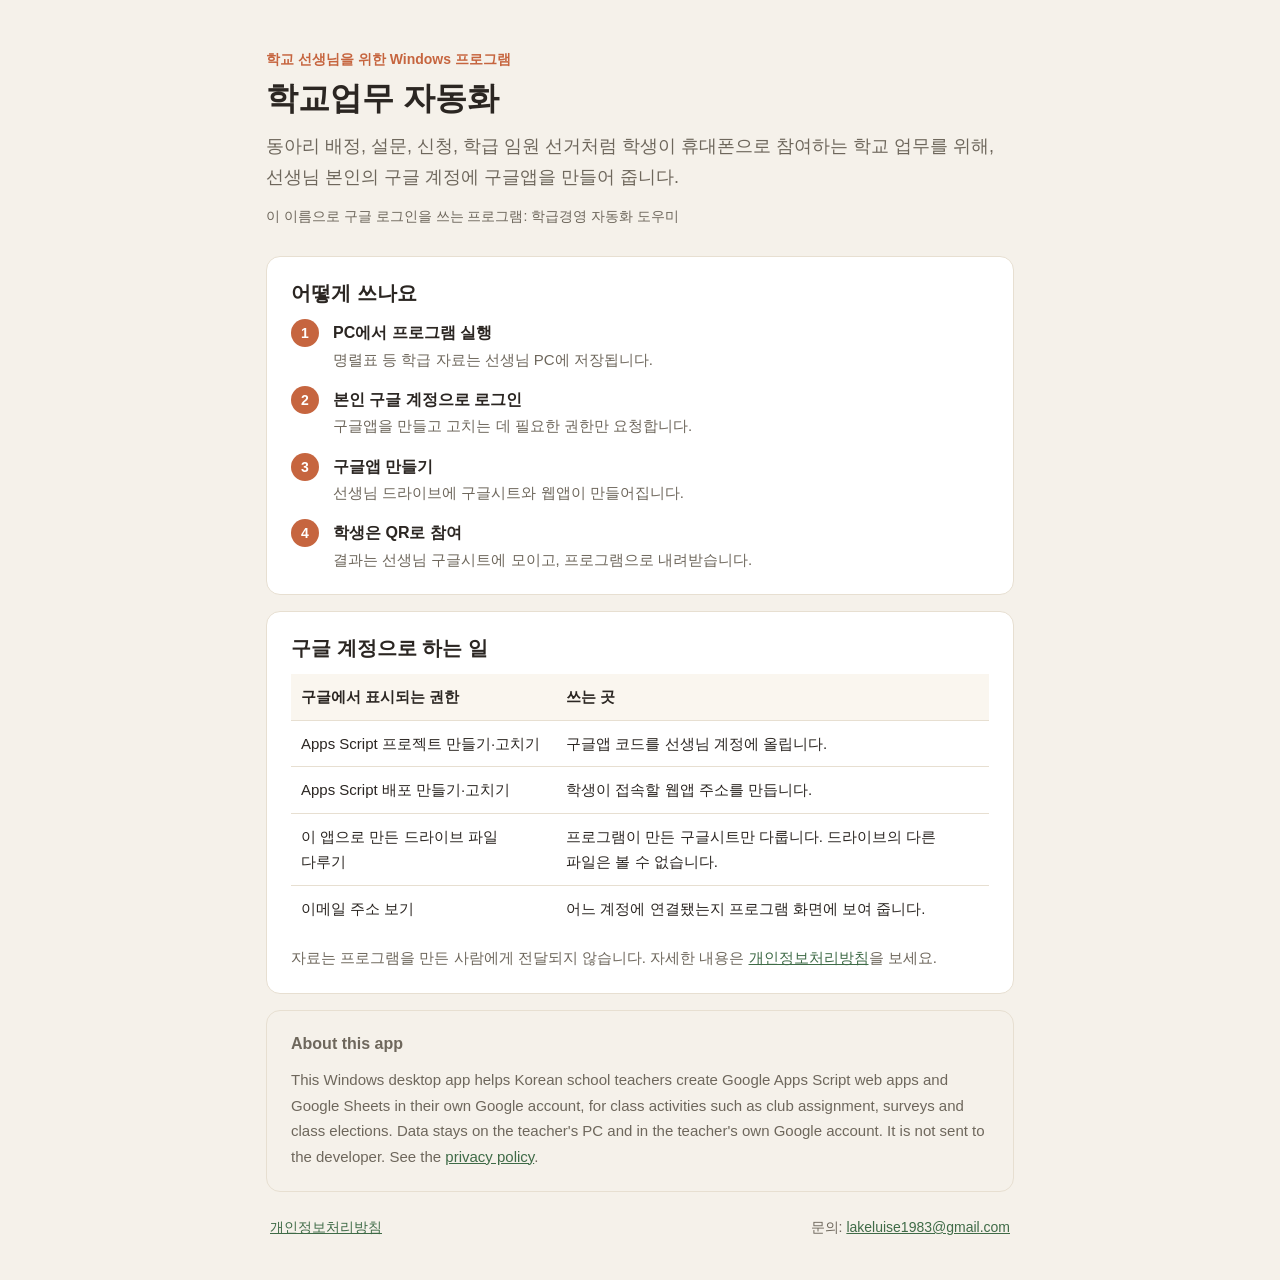
<file: index.html>
<!doctype html>
<html lang="ko">
<head>
<meta charset="utf-8">
<meta name="viewport" content="width=device-width, initial-scale=1">
<title>학교업무 자동화</title>
<meta name="description" content="학교 선생님이 자기 구글 계정에 학급 업무용 구글앱을 만들어 쓰도록 돕는 Windows 프로그램입니다.">
<link rel="stylesheet" href="style.css">
</head>
<body>
<main>
  <header>
    <p class="kicker">학교 선생님을 위한 Windows 프로그램</p>
    <h1>학교업무 자동화</h1>
    <p class="lead">동아리 배정, 설문, 신청, 학급 임원 선거처럼 학생이 휴대폰으로 참여하는 학교 업무를 위해, 선생님 본인의 구글 계정에 구글앱을 만들어 줍니다.</p>
    <p class="date">이 이름으로 구글 로그인을 쓰는 프로그램: 학급경영 자동화 도우미</p>
  </header>

  <section>
    <h2>어떻게 쓰나요</h2>
    <ol class="steps">
      <li><b>PC에서 프로그램 실행</b><span>명렬표 등 학급 자료는 선생님 PC에 저장됩니다.</span></li>
      <li><b>본인 구글 계정으로 로그인</b><span>구글앱을 만들고 고치는 데 필요한 권한만 요청합니다.</span></li>
      <li><b>구글앱 만들기</b><span>선생님 드라이브에 구글시트와 웹앱이 만들어집니다.</span></li>
      <li><b>학생은 QR로 참여</b><span>결과는 선생님 구글시트에 모이고, 프로그램으로 내려받습니다.</span></li>
    </ol>
  </section>

  <section>
    <h2>구글 계정으로 하는 일</h2>
    <table>
      <thead><tr><th>구글에서 표시되는 권한</th><th>쓰는 곳</th></tr></thead>
      <tbody>
        <tr><td>Apps Script 프로젝트 만들기·고치기</td><td>구글앱 코드를 선생님 계정에 올립니다.</td></tr>
        <tr><td>Apps Script 배포 만들기·고치기</td><td>학생이 접속할 웹앱 주소를 만듭니다.</td></tr>
        <tr><td>이 앱으로 만든 드라이브 파일 다루기</td><td>프로그램이 만든 구글시트만 다룹니다. 드라이브의 다른 파일은 볼 수 없습니다.</td></tr>
        <tr><td>이메일 주소 보기</td><td>어느 계정에 연결됐는지 프로그램 화면에 보여 줍니다.</td></tr>
      </tbody>
    </table>
    <p class="note">자료는 프로그램을 만든 사람에게 전달되지 않습니다. 자세한 내용은 <a href="privacy.html">개인정보처리방침</a>을 보세요.</p>
  </section>

  <section lang="en" class="en">
    <h2>About this app</h2>
    <p>This Windows desktop app helps Korean school teachers create Google Apps Script web apps and Google Sheets in their own Google account, for class activities such as club assignment, surveys and class elections. Data stays on the teacher's PC and in the teacher's own Google account. It is not sent to the developer. See the <a href="privacy.html">privacy policy</a>.</p>
  </section>

  <footer>
    <a href="privacy.html">개인정보처리방침</a>
    <span>문의: <a href="mailto:lakeluise1983@gmail.com">lakeluise1983@gmail.com</a></span>
  </footer>
</main>
</body>
</html>
</file>
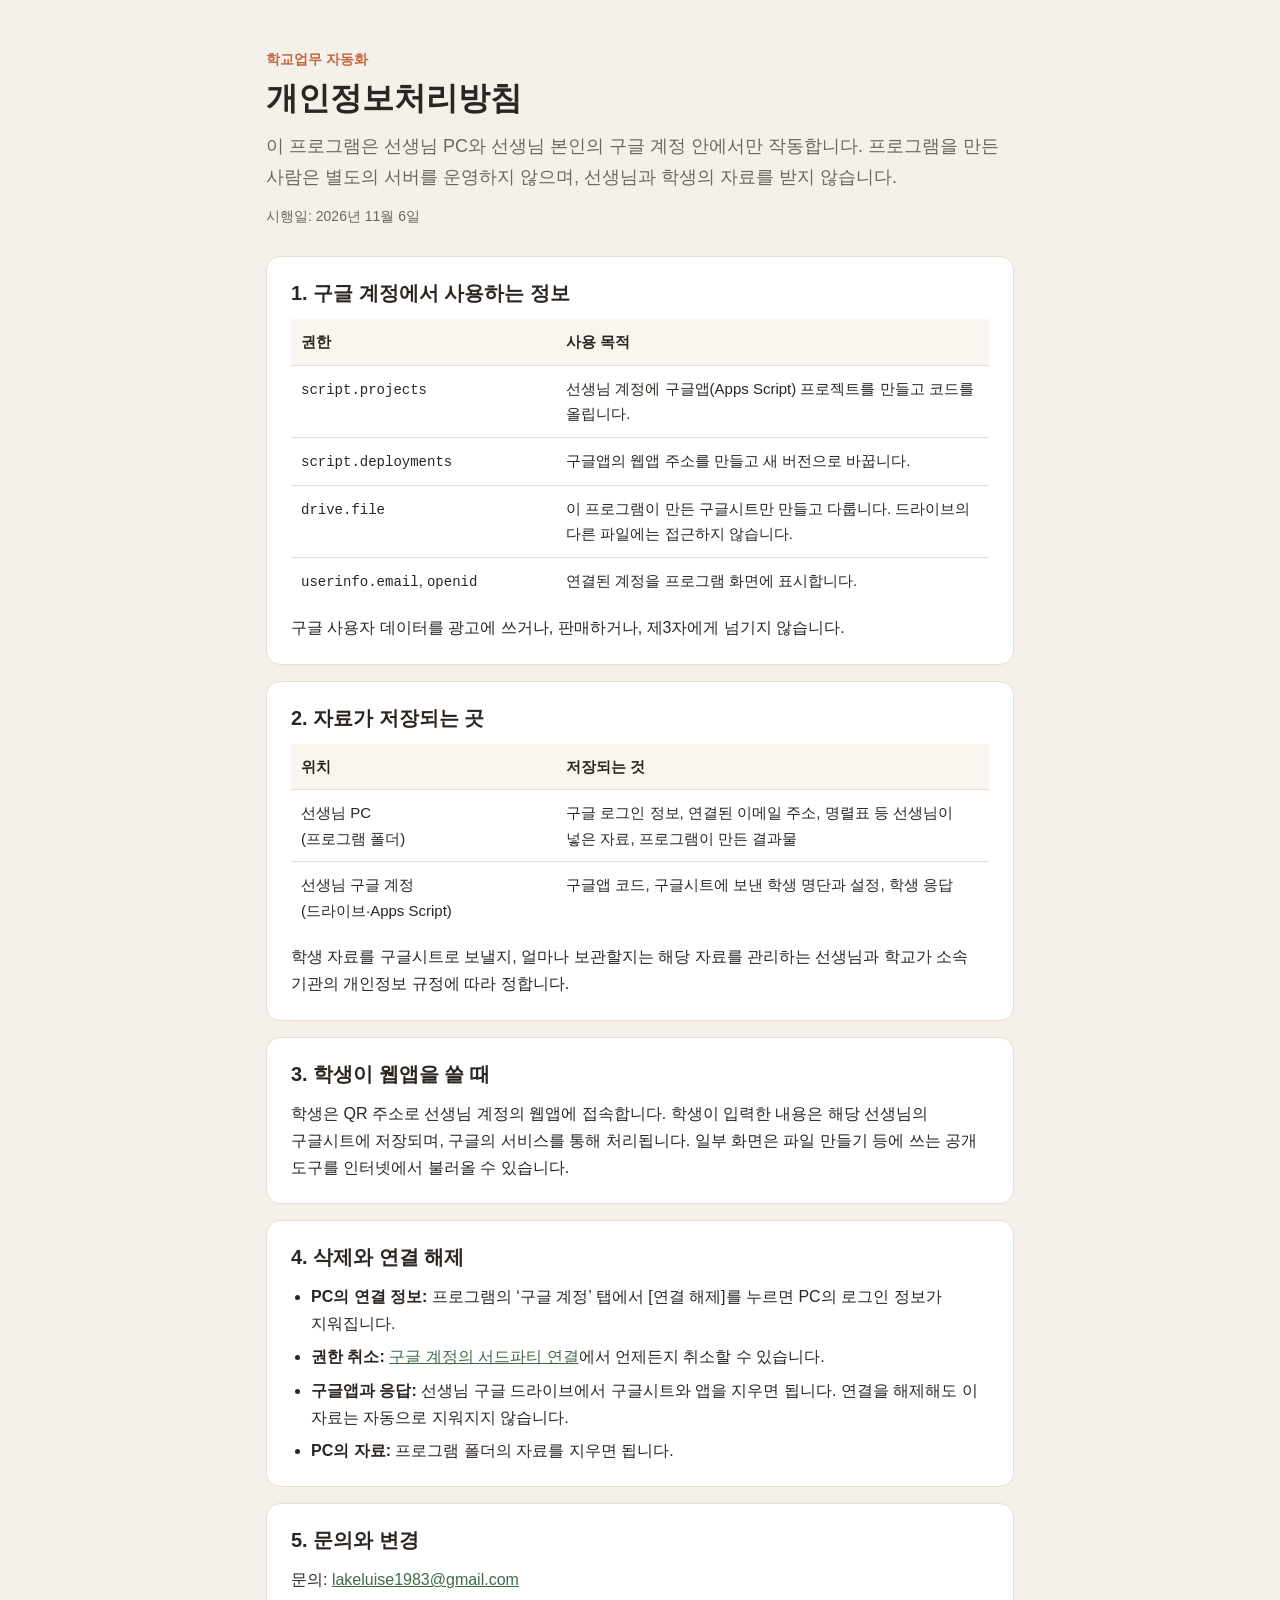
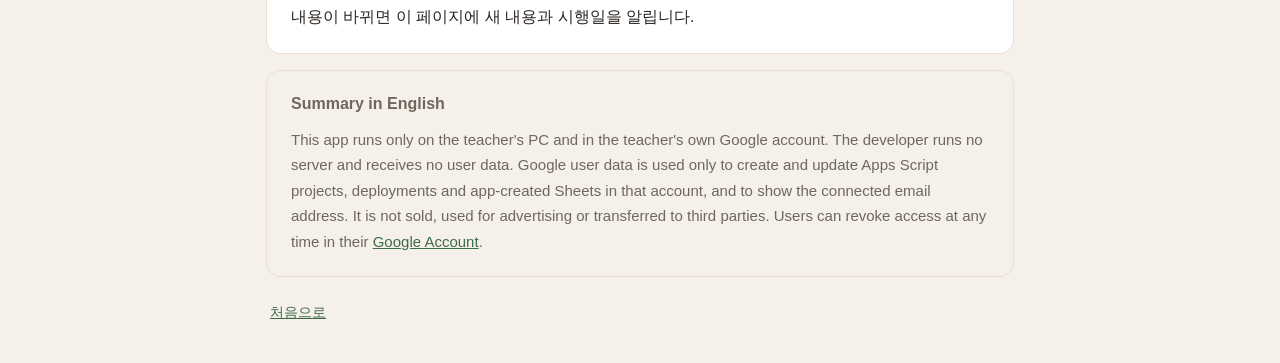
<file: privacy.html>
<!doctype html>
<html lang="ko">
<head>
<meta charset="utf-8">
<meta name="viewport" content="width=device-width, initial-scale=1">
<title>개인정보처리방침</title>
<meta name="description" content="학교업무 자동화의 개인정보처리방침입니다.">
<link rel="stylesheet" href="style.css">
</head>
<body>
<main>
  <header>
    <p class="kicker"><a href="index.html">학교업무 자동화</a></p>
    <h1>개인정보처리방침</h1>
    <p class="lead">이 프로그램은 선생님 PC와 선생님 본인의 구글 계정 안에서만 작동합니다. 프로그램을 만든 사람은 별도의 서버를 운영하지 않으며, 선생님과 학생의 자료를 받지 않습니다.</p>
    <p class="date">시행일: 2026년 11월 6일</p>
  </header>

  <section>
    <h2>1. 구글 계정에서 사용하는 정보</h2>
    <table>
      <thead><tr><th>권한</th><th>사용 목적</th></tr></thead>
      <tbody>
        <tr><td><code>script.projects</code></td><td>선생님 계정에 구글앱(Apps Script) 프로젝트를 만들고 코드를 올립니다.</td></tr>
        <tr><td><code>script.deployments</code></td><td>구글앱의 웹앱 주소를 만들고 새 버전으로 바꿉니다.</td></tr>
        <tr><td><code>drive.file</code></td><td>이 프로그램이 만든 구글시트만 만들고 다룹니다. 드라이브의 다른 파일에는 접근하지 않습니다.</td></tr>
        <tr><td><code>userinfo.email</code>, <code>openid</code></td><td>연결된 계정을 프로그램 화면에 표시합니다.</td></tr>
      </tbody>
    </table>
    <p>구글 사용자 데이터를 광고에 쓰거나, 판매하거나, 제3자에게 넘기지 않습니다.</p>
  </section>

  <section>
    <h2>2. 자료가 저장되는 곳</h2>
    <table>
      <thead><tr><th>위치</th><th>저장되는 것</th></tr></thead>
      <tbody>
        <tr><td>선생님 PC<br>(프로그램 폴더)</td><td>구글 로그인 정보, 연결된 이메일 주소, 명렬표 등 선생님이 넣은 자료, 프로그램이 만든 결과물</td></tr>
        <tr><td>선생님 구글 계정<br>(드라이브·Apps Script)</td><td>구글앱 코드, 구글시트에 보낸 학생 명단과 설정, 학생 응답</td></tr>
      </tbody>
    </table>
    <p>학생 자료를 구글시트로 보낼지, 얼마나 보관할지는 해당 자료를 관리하는 선생님과 학교가 소속 기관의 개인정보 규정에 따라 정합니다.</p>
  </section>

  <section>
    <h2>3. 학생이 웹앱을 쓸 때</h2>
    <p>학생은 QR 주소로 선생님 계정의 웹앱에 접속합니다. 학생이 입력한 내용은 해당 선생님의 구글시트에 저장되며, 구글의 서비스를 통해 처리됩니다. 일부 화면은 파일 만들기 등에 쓰는 공개 도구를 인터넷에서 불러올 수 있습니다.</p>
  </section>

  <section>
    <h2>4. 삭제와 연결 해제</h2>
    <ul>
      <li><b>PC의 연결 정보:</b> 프로그램의 ‘구글 계정’ 탭에서 [연결 해제]를 누르면 PC의 로그인 정보가 지워집니다.</li>
      <li><b>권한 취소:</b> <a href="https://myaccount.google.com/permissions">구글 계정의 서드파티 연결</a>에서 언제든지 취소할 수 있습니다.</li>
      <li><b>구글앱과 응답:</b> 선생님 구글 드라이브에서 구글시트와 앱을 지우면 됩니다. 연결을 해제해도 이 자료는 자동으로 지워지지 않습니다.</li>
      <li><b>PC의 자료:</b> 프로그램 폴더의 자료를 지우면 됩니다.</li>
    </ul>
  </section>

  <section>
    <h2>5. 문의와 변경</h2>
    <p>문의: <a href="mailto:lakeluise1983@gmail.com">lakeluise1983@gmail.com</a></p>
    <p>내용이 바뀌면 이 페이지에 새 내용과 시행일을 알립니다.</p>
  </section>

  <section lang="en" class="en">
    <h2>Summary in English</h2>
    <p>This app runs only on the teacher's PC and in the teacher's own Google account. The developer runs no server and receives no user data. Google user data is used only to create and update Apps Script projects, deployments and app-created Sheets in that account, and to show the connected email address. It is not sold, used for advertising or transferred to third parties. Users can revoke access at any time in their <a href="https://myaccount.google.com/permissions">Google Account</a>.</p>
  </section>

  <footer>
    <a href="index.html">처음으로</a>
  </footer>
</main>
</body>
</html>
</file>
<file: style.css>
:root {
  --bg: #F5F1EA;
  --card: #FFFFFF;
  --text: #2B2622;
  --muted: #6E675C;
  --line: #E7DFD1;
  --coral: #C6653F;
  --green: #3F6B47;
  --soft: #FAF6EF;
}
@media (prefers-color-scheme: dark) {
  :root {
    --bg: #1F1C19;
    --card: #2A2622;
    --text: #F1ECE4;
    --muted: #B5ADA1;
    --line: #443E37;
    --coral: #E58A65;
    --green: #8DBB95;
    --soft: #332E29;
  }
}
* { box-sizing: border-box; }
body {
  margin: 0;
  background: var(--bg);
  color: var(--text);
  font-family: "Malgun Gothic", "Apple SD Gothic Neo", "Noto Sans KR", sans-serif;
  font-size: 16px;
  line-height: 1.7;
  word-break: keep-all;
}
main { max-width: 780px; margin: 0 auto; padding: 48px 16px 40px; }
header { margin-bottom: 28px; }
.kicker { margin: 0 0 6px; color: var(--coral); font-size: 14px; font-weight: 700; }
.kicker a { color: inherit; text-decoration: none; }
h1 { margin: 0 0 12px; font-size: 32px; line-height: 1.3; }
.lead { margin: 0; font-size: 18px; color: var(--muted); }
.date { margin: 12px 0 0; font-size: 14px; color: var(--muted); }
section {
  background: var(--card);
  border: 1px solid var(--line);
  border-radius: 14px;
  padding: 22px 24px;
  margin-bottom: 16px;
}
h2 { margin: 0 0 12px; font-size: 20px; line-height: 1.4; }
p { margin: 10px 0 0; }
h2 + p { margin-top: 0; }
a { color: var(--green); }
ul { margin: 0; padding-left: 20px; }
li + li { margin-top: 6px; }
code { font-family: Consolas, monospace; font-size: 14px; overflow-wrap: anywhere; }
table { width: 100%; border-collapse: collapse; font-size: 15px; }
th, td { padding: 10px; border-bottom: 1px solid var(--line); text-align: left; vertical-align: top; }
th { background: var(--soft); font-weight: 700; }
th:first-child, td:first-child { width: 38%; }
tr:last-child td { border-bottom: 0; }
.steps { list-style: none; counter-reset: s; margin: 0; padding: 0; }
.steps li { counter-increment: s; position: relative; padding-left: 42px; min-height: 30px; }
.steps li + li { margin-top: 14px; }
.steps li::before {
  content: counter(s);
  position: absolute; left: 0; top: 0;
  width: 28px; height: 28px; border-radius: 50%;
  background: var(--coral); color: #fff;
  font-size: 14px; font-weight: 700; line-height: 28px; text-align: center;
}
.steps b, .steps span { display: block; }
.steps span { color: var(--muted); font-size: 15px; }
.note { margin-top: 14px; color: var(--muted); font-size: 15px; }
.en { background: transparent; color: var(--muted); font-size: 15px; }
.en h2 { font-size: 16px; }
footer { display: flex; flex-wrap: wrap; gap: 8px 20px; justify-content: space-between; padding: 8px 4px 0; color: var(--muted); font-size: 14px; }
@media (max-width: 560px) {
  main { padding-top: 28px; }
  h1 { font-size: 26px; }
  section { padding: 18px 16px; }
  table { font-size: 14px; }
  th, td { padding: 8px 6px; }
}
</file>
